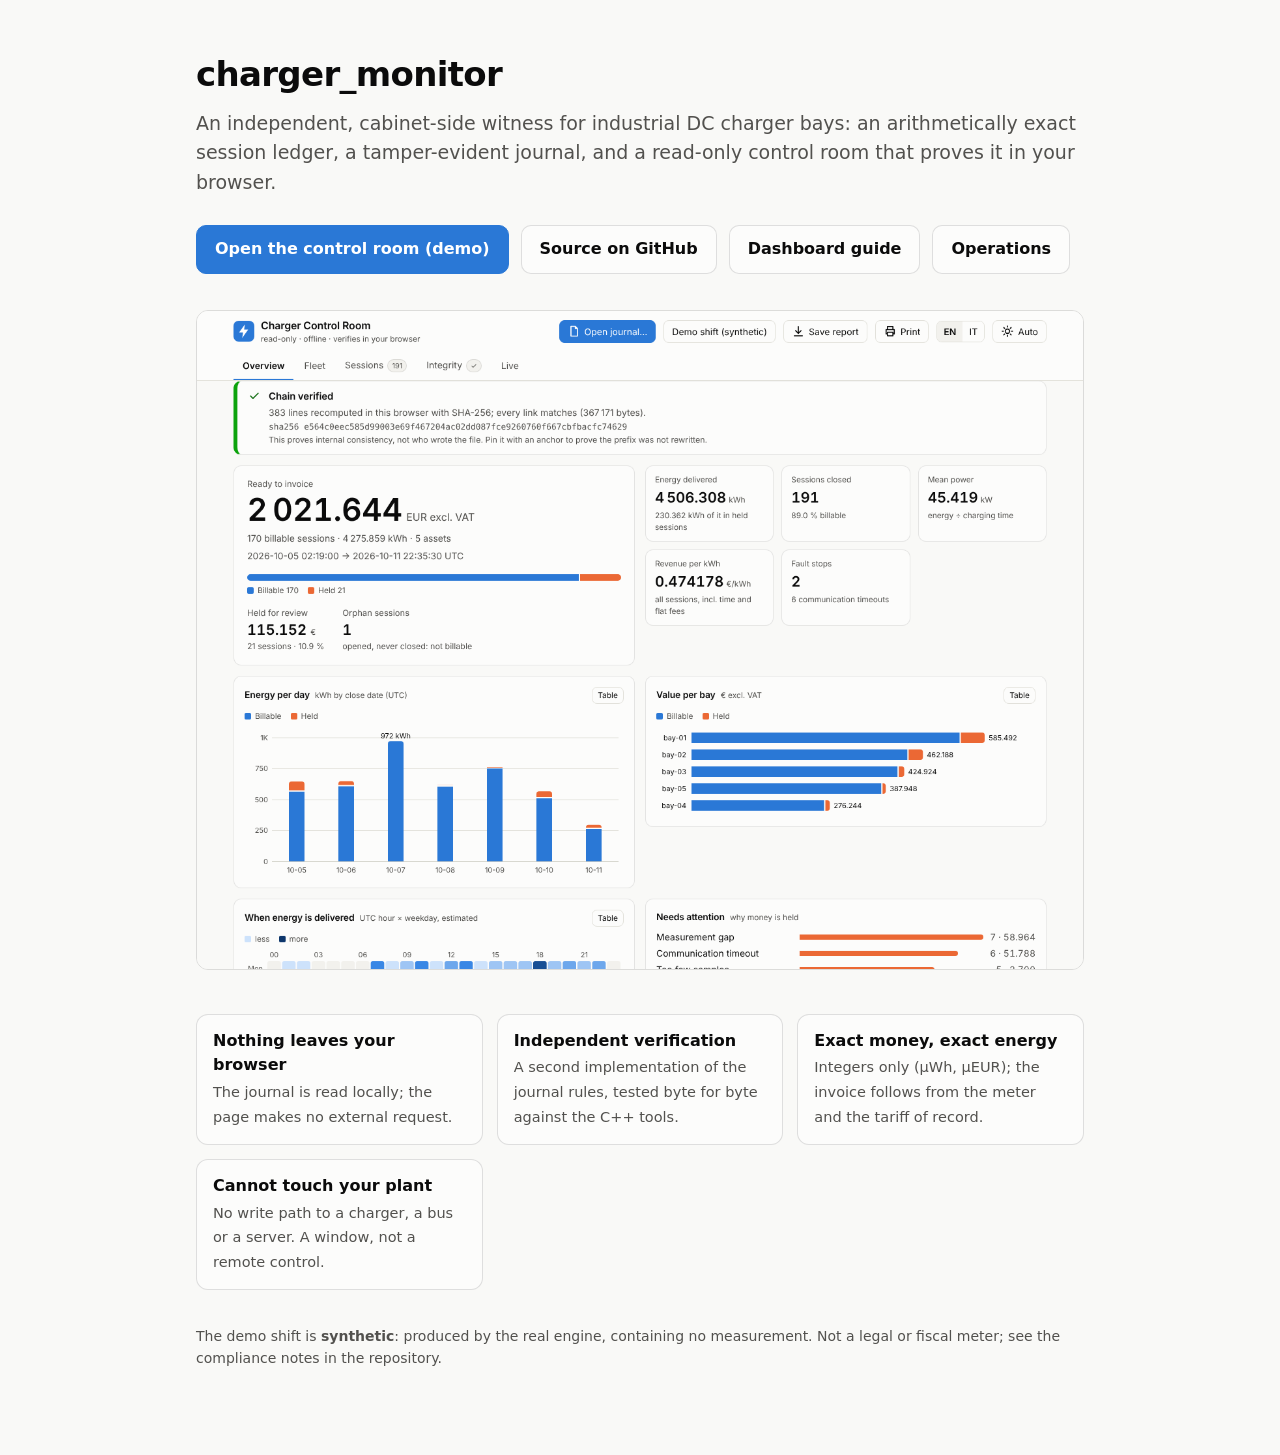
<file: docs/index.html>
<!doctype html>
<html lang="en">
<head>
<meta charset="utf-8">
<meta name="viewport" content="width=device-width, initial-scale=1">
<meta name="color-scheme" content="light dark">
<title>charger_monitor</title>
<meta name="description" content="An independent, cabinet-side witness for industrial DC charger bays: an arithmetically exact session ledger, a tamper-evident journal and a read-only control room.">
<style>
:root{color-scheme:light dark;--bg:#f9f9f7;--s:#fcfcfb;--ink:#0b0b0b;--ink2:#52514e;--ring:rgba(11,11,11,.12);--blue:#2a78d6}
@media (prefers-color-scheme:dark){:root{--bg:#0d0d0d;--s:#1a1a19;--ink:#f0efec;--ink2:#c3c2b7;--ring:rgba(255,255,255,.12);--blue:#3987e5}}
*{box-sizing:border-box}body{margin:0;background:var(--bg);color:var(--ink);font:16px/1.55 system-ui,-apple-system,"Segoe UI",sans-serif}
main{max-width:920px;margin:0 auto;padding:48px 16px 72px}
h1{font-size:34px;margin:0 0 8px;letter-spacing:-.02em}p.lead{font-size:19px;color:var(--ink2);margin:0 0 28px}
.cta{display:flex;gap:12px;flex-wrap:wrap;margin:0 0 36px}
a.btn{display:inline-block;padding:11px 18px;border-radius:10px;border:1px solid var(--ring);background:var(--s);color:var(--ink);text-decoration:none;font-weight:600}
a.btn.primary{background:var(--blue);border-color:var(--blue);color:#fff}
.grid{display:grid;gap:14px;grid-template-columns:repeat(auto-fit,minmax(250px,1fr))}
.card{background:var(--s);border:1px solid var(--ring);border-radius:12px;padding:14px 16px}
.card b{display:block;margin-bottom:2px}.card span{color:var(--ink2);font-size:14.5px}
img{max-width:100%;border-radius:12px;border:1px solid var(--ring);margin:0 0 36px}
.note{color:var(--ink2);font-size:14px;margin-top:36px}
</style>
</head>
<body>
<main>
<h1>charger_monitor</h1>
<p class="lead">An independent, cabinet-side witness for industrial DC charger bays: an arithmetically exact session ledger, a tamper-evident journal, and a read-only control room that proves it in your browser.</p>
<div class="cta">
  <a class="btn primary" href="control-room.html">Open the control room (demo)</a>
  <a class="btn" href="https://github.com/elmoutaouakiltarik-web/charger_monitor">Source on GitHub</a>
  <a class="btn" href="https://github.com/elmoutaouakiltarik-web/charger_monitor/blob/master/docs/DASHBOARD.md">Dashboard guide</a>
  <a class="btn" href="https://github.com/elmoutaouakiltarik-web/charger_monitor/blob/master/docs/OPERATIONS.md">Operations</a>
</div>
<picture>
  <source media="(prefers-color-scheme: dark)" srcset="dashboard-overview-dark.png">
  <img src="dashboard-overview-light.png" alt="The control room: chain verified, ready-to-invoice total, held sessions, energy per day, value per bay">
</picture>
<div class="grid">
  <div class="card"><b>Nothing leaves your browser</b><span>The journal is read locally; the page makes no external request.</span></div>
  <div class="card"><b>Independent verification</b><span>A second implementation of the journal rules, tested byte for byte against the C++ tools.</span></div>
  <div class="card"><b>Exact money, exact energy</b><span>Integers only (µWh, µEUR); the invoice follows from the meter and the tariff of record.</span></div>
  <div class="card"><b>Cannot touch your plant</b><span>No write path to a charger, a bus or a server. A window, not a remote control.</span></div>
</div>
<p class="note">The demo shift is <b>synthetic</b>: produced by the real engine, containing no measurement. Not a legal or fiscal meter; see the compliance notes in the repository.</p>
</main>
</body>
</html>
</file>
